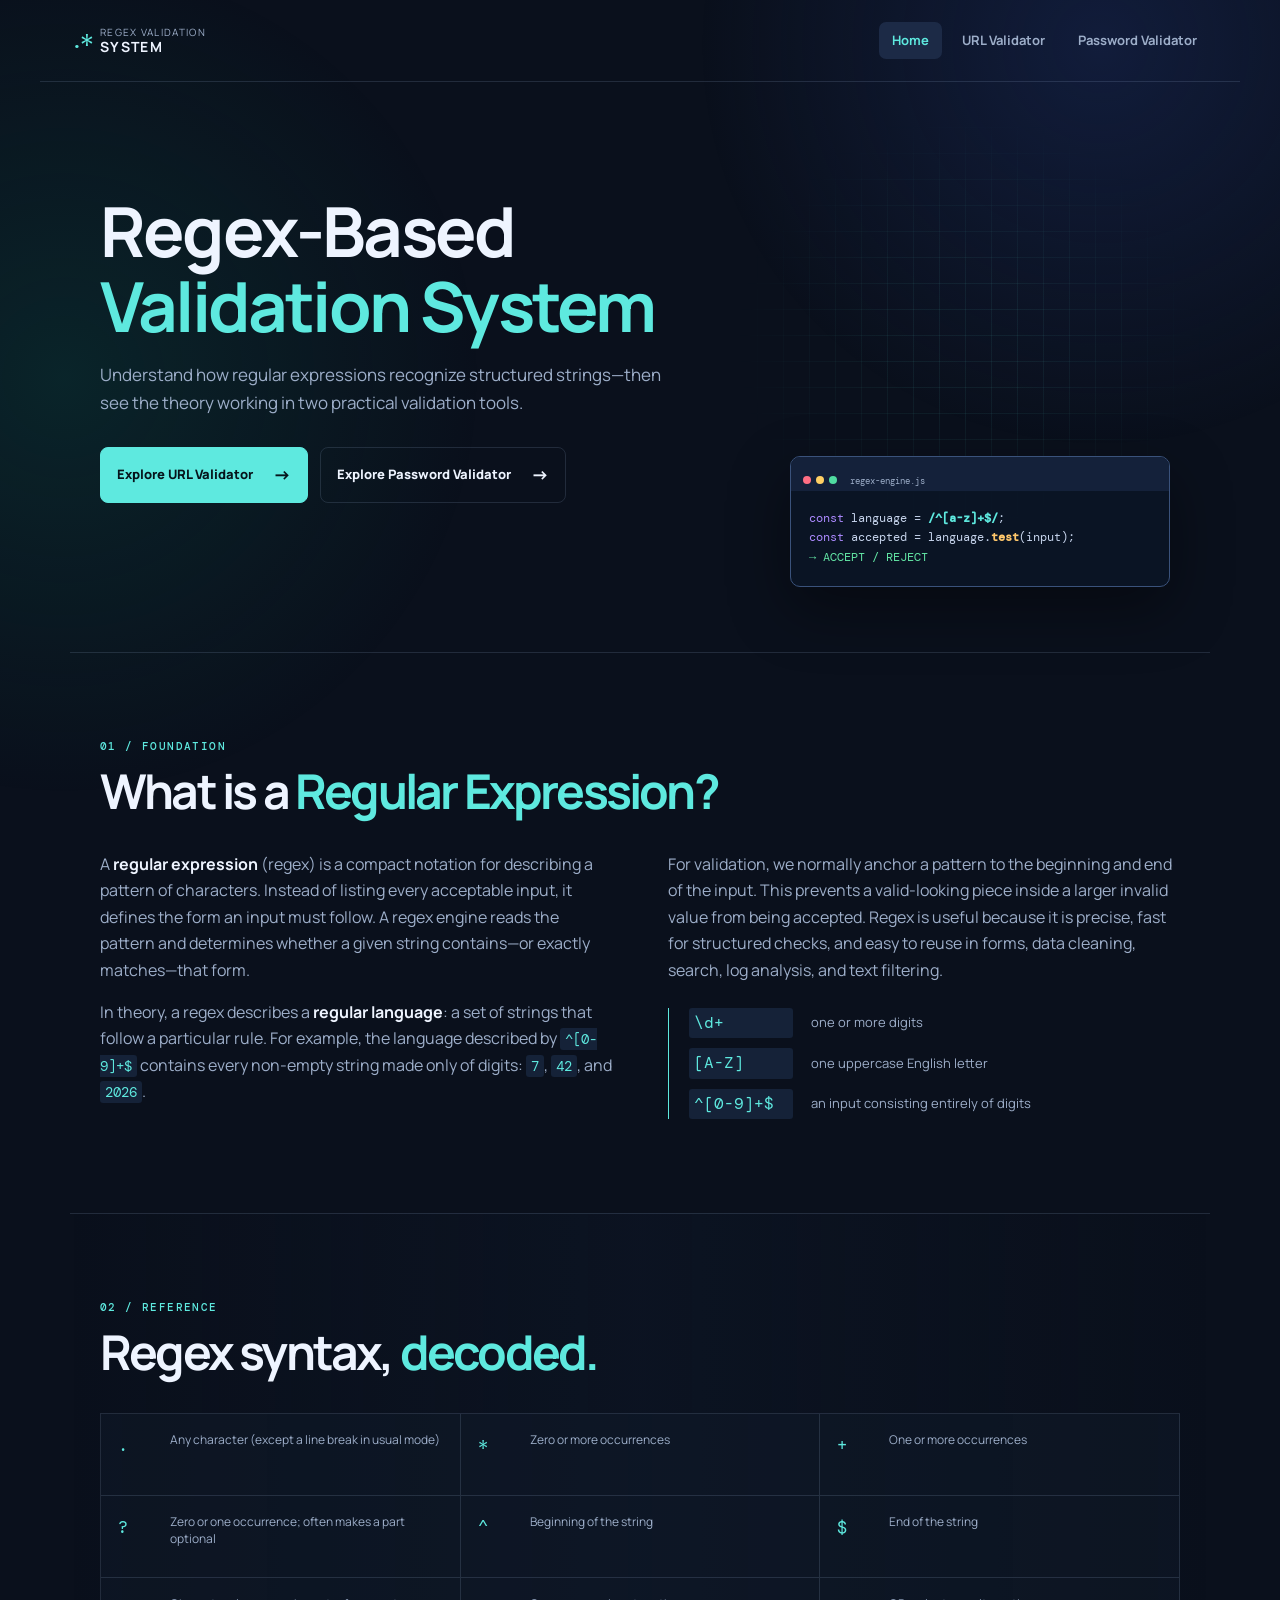
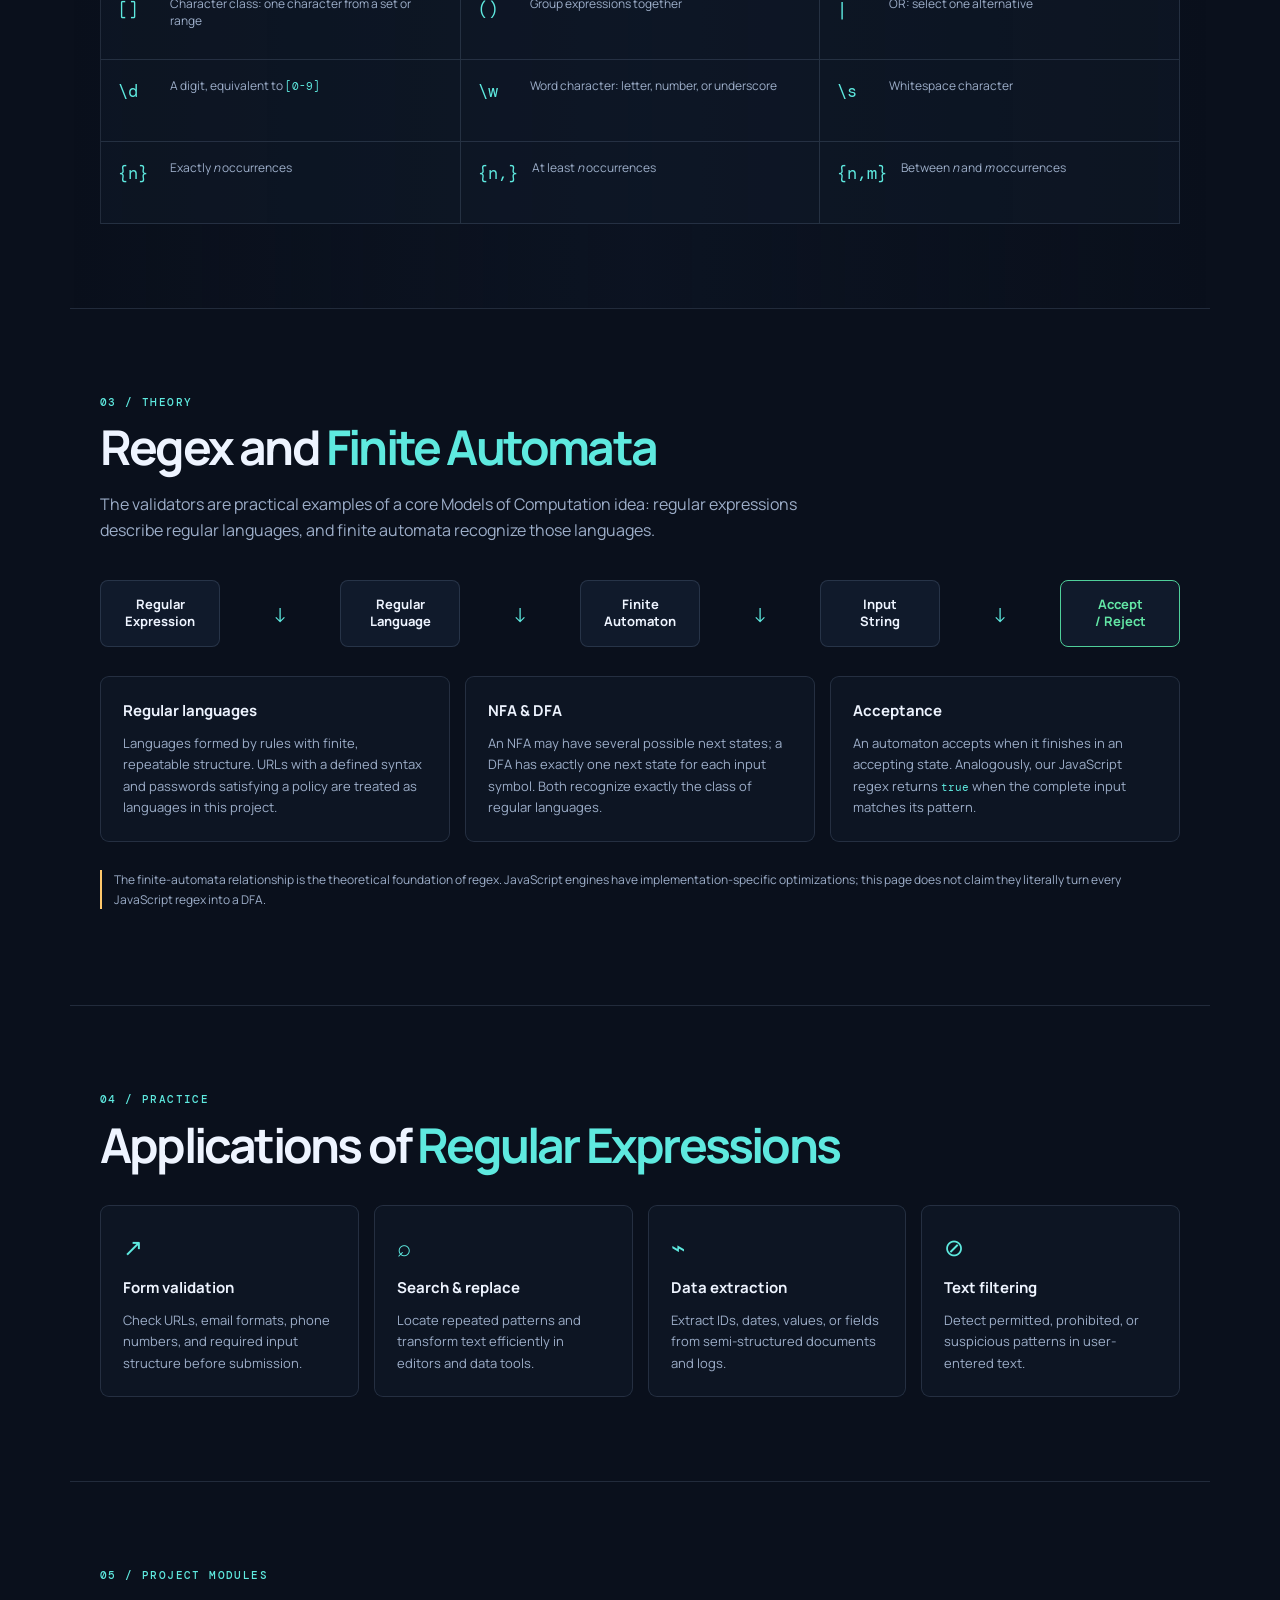
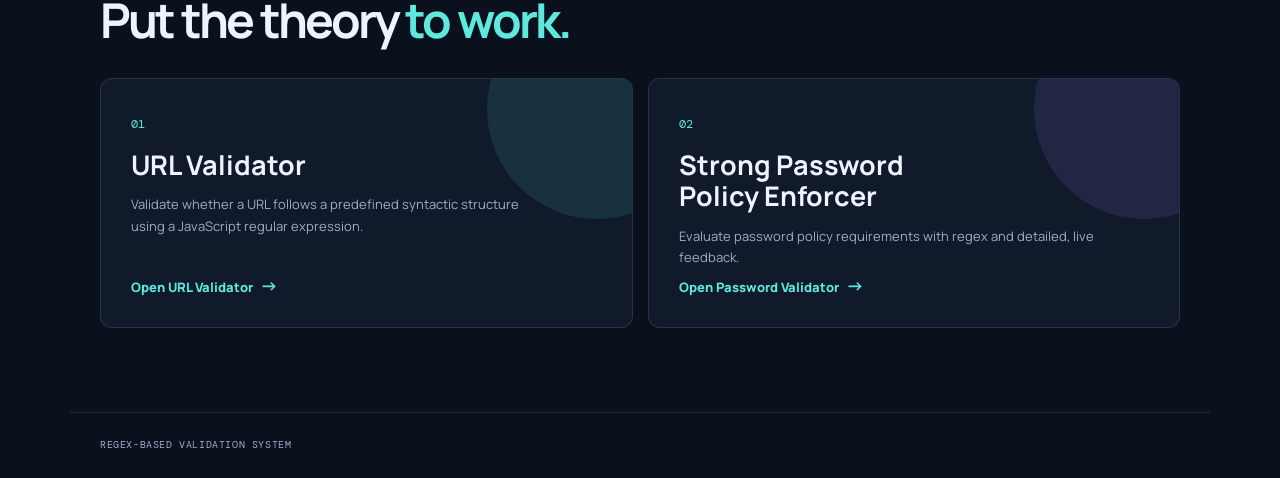
<file: index.html>
<!doctype html>
<html lang="en">
<head>
  <meta charset="utf-8">
  <meta name="viewport" content="width=device-width, initial-scale=1">
  <meta name="description" content="An academic demonstration of regular expressions, URL validation, and password policies.">
  <title>Regex-Based Validation System</title>
  <link rel="preconnect" href="https://fonts.googleapis.com">
  <link rel="preconnect" href="https://fonts.gstatic.com" crossorigin>
  <link href="https://fonts.googleapis.com/css2?family=DM+Mono:wght@400;500&family=Manrope:wght@400;500;600;700;800&display=swap" rel="stylesheet">
  <link rel="stylesheet" href="css/style.css">
</head>
<body>
  <header class="site-header">
    <a class="brand" href="index.html" aria-label="Regex Validation System home"><span class="brand-mark">.*</span><span>Regex Validation<br><b>System</b></span></a>
    <button class="menu-toggle" aria-label="Toggle navigation" aria-expanded="false">☰</button>
    <nav class="site-nav" aria-label="Main navigation">
      <a class="active" href="index.html">Home</a>
      <a href="url-validator.html">URL Validator</a>
      <a href="password-validator.html">Password Validator</a>
    </nav>
  </header>

  <main>
    <section class="hero grid-glow">
      <h1>Regex-Based<br><em>Validation System</em></h1>
      <p class="hero-copy">Understand how regular expressions recognize structured strings—then see the theory working in two practical validation tools.</p>
      <div class="hero-actions">
        <a class="button primary" href="url-validator.html">Explore URL Validator <span>→</span></a>
        <a class="button secondary" href="password-validator.html">Explore Password Validator <span>→</span></a>
      </div>
      <div class="hero-terminal" aria-label="Regex illustration">
        <div><span class="terminal-dot red"></span><span class="terminal-dot yellow"></span><span class="terminal-dot green"></span><small>regex-engine.js</small></div>
        <code><i>const</i> language = <strong>/^[a-z]+$/</strong>;<br><i>const</i> accepted = language.<b>test</b>(input);<br><span class="terminal-result">→ ACCEPT / REJECT</span></code>
      </div>
    </section>

    <section class="section intro" id="about">
      <div class="section-kicker">01 / FOUNDATION</div>
      <h2>What is a <em>Regular Expression?</em></h2>
      <div class="two-column prose">
        <div>
          <p>A <strong>regular expression</strong> (regex) is a compact notation for describing a pattern of characters. Instead of listing every acceptable input, it defines the form an input must follow. A regex engine reads the pattern and determines whether a given string contains—or exactly matches—that form.</p>
          <p>In theory, a regex describes a <strong>regular language</strong>: a set of strings that follow a particular rule. For example, the language described by <code>^[0-9]+$</code> contains every non-empty string made only of digits: <code>7</code>, <code>42</code>, and <code>2026</code>.</p>
        </div>
        <div>
          <p>For validation, we normally anchor a pattern to the beginning and end of the input. This prevents a valid-looking piece inside a larger invalid value from being accepted. Regex is useful because it is precise, fast for structured checks, and easy to reuse in forms, data cleaning, search, log analysis, and text filtering.</p>
          <div class="example-stack">
            <div><code>\d+</code><span>one or more digits</span></div>
            <div><code>[A-Z]</code><span>one uppercase English letter</span></div>
            <div><code>^[0-9]+$</code><span>an input consisting entirely of digits</span></div>
          </div>
        </div>
      </div>
    </section>

    <section class="section syntax-section">
      <div class="section-kicker">02 / REFERENCE</div>
      <h2>Regex syntax, <em>decoded.</em></h2>
      <div class="syntax-grid">
        <div><code>.</code><span>Any character (except a line break in usual mode)</span></div><div><code>*</code><span>Zero or more occurrences</span></div>
        <div><code>+</code><span>One or more occurrences</span></div><div><code>?</code><span>Zero or one occurrence; often makes a part optional</span></div>
        <div><code>^</code><span>Beginning of the string</span></div><div><code>$</code><span>End of the string</span></div>
        <div><code>[]</code><span>Character class: one character from a set or range</span></div><div><code>()</code><span>Group expressions together</span></div>
        <div><code>|</code><span>OR: select one alternative</span></div><div><code>\d</code><span>A digit, equivalent to <code>[0-9]</code></span></div>
        <div><code>\w</code><span>Word character: letter, number, or underscore</span></div><div><code>\s</code><span>Whitespace character</span></div>
        <div><code>{n}</code><span>Exactly <em>n</em> occurrences</span></div><div><code>{n,}</code><span>At least <em>n</em> occurrences</span></div>
        <div><code>{n,m}</code><span>Between <em>n</em> and <em>m</em> occurrences</span></div>
      </div>
    </section>

    <section class="section automata">
      <div class="section-kicker">03 / THEORY</div>
      <h2>Regex and <em>Finite Automata</em></h2>
      <p class="section-lead">The validators are practical examples of a core Models of Computation idea: regular expressions describe regular languages, and finite automata recognize those languages.</p>
      <div class="theory-flow" aria-label="Theory flow">
        <div>Regular<br>Expression</div><span>↓</span><div>Regular<br>Language</div><span>↓</span><div>Finite<br>Automaton</div><span>↓</span><div>Input<br>String</div><span>↓</span><div class="accept">Accept<br>/ Reject</div>
      </div>
      <div class="theory-cards">
        <article><h3>Regular languages</h3><p>Languages formed by rules with finite, repeatable structure. URLs with a defined syntax and passwords satisfying a policy are treated as languages in this project.</p></article>
        <article><h3>NFA & DFA</h3><p>An NFA may have several possible next states; a DFA has exactly one next state for each input symbol. Both recognize exactly the class of regular languages.</p></article>
        <article><h3>Acceptance</h3><p>An automaton accepts when it finishes in an accepting state. Analogously, our JavaScript regex returns <code>true</code> when the complete input matches its pattern.</p></article>
      </div>
      <p class="note">The finite-automata relationship is the theoretical foundation of regex. JavaScript engines have implementation-specific optimizations; this page does not claim they literally turn every JavaScript regex into a DFA.</p>
    </section>

    <section class="section applications">
      <div class="section-kicker">04 / PRACTICE</div>
      <h2>Applications of <em>Regular Expressions</em></h2>
      <div class="application-grid">
        <article><span>↗</span><h3>Form validation</h3><p>Check URLs, email formats, phone numbers, and required input structure before submission.</p></article>
        <article><span>⌕</span><h3>Search & replace</h3><p>Locate repeated patterns and transform text efficiently in editors and data tools.</p></article>
        <article><span>⌁</span><h3>Data extraction</h3><p>Extract IDs, dates, values, or fields from semi-structured documents and logs.</p></article>
        <article><span>⊘</span><h3>Text filtering</h3><p>Detect permitted, prohibited, or suspicious patterns in user-entered text.</p></article>
      </div>
    </section>

    <section class="section modules">
      <div class="section-kicker">05 / PROJECT MODULES</div>
      <h2>Put the theory <em>to work.</em></h2>
      <div class="module-grid">
        <article class="module-card url-card"><span class="module-number">01</span><h3>URL Validator</h3><p>Validate whether a URL follows a predefined syntactic structure using a JavaScript regular expression.</p><a href="url-validator.html">Open URL Validator <b>→</b></a></article>
        <article class="module-card password-card"><span class="module-number">02</span><h3>Strong Password<br>Policy Enforcer</h3><p>Evaluate password policy requirements with regex and detailed, live feedback.</p><a href="password-validator.html">Open Password Validator <b>→</b></a></article>
      </div>
    </section>
  </main>
  <footer><span>REGEX-BASED VALIDATION SYSTEM</span></footer>
  <script src="js/main.js"></script>
</body>
</html>
</file>
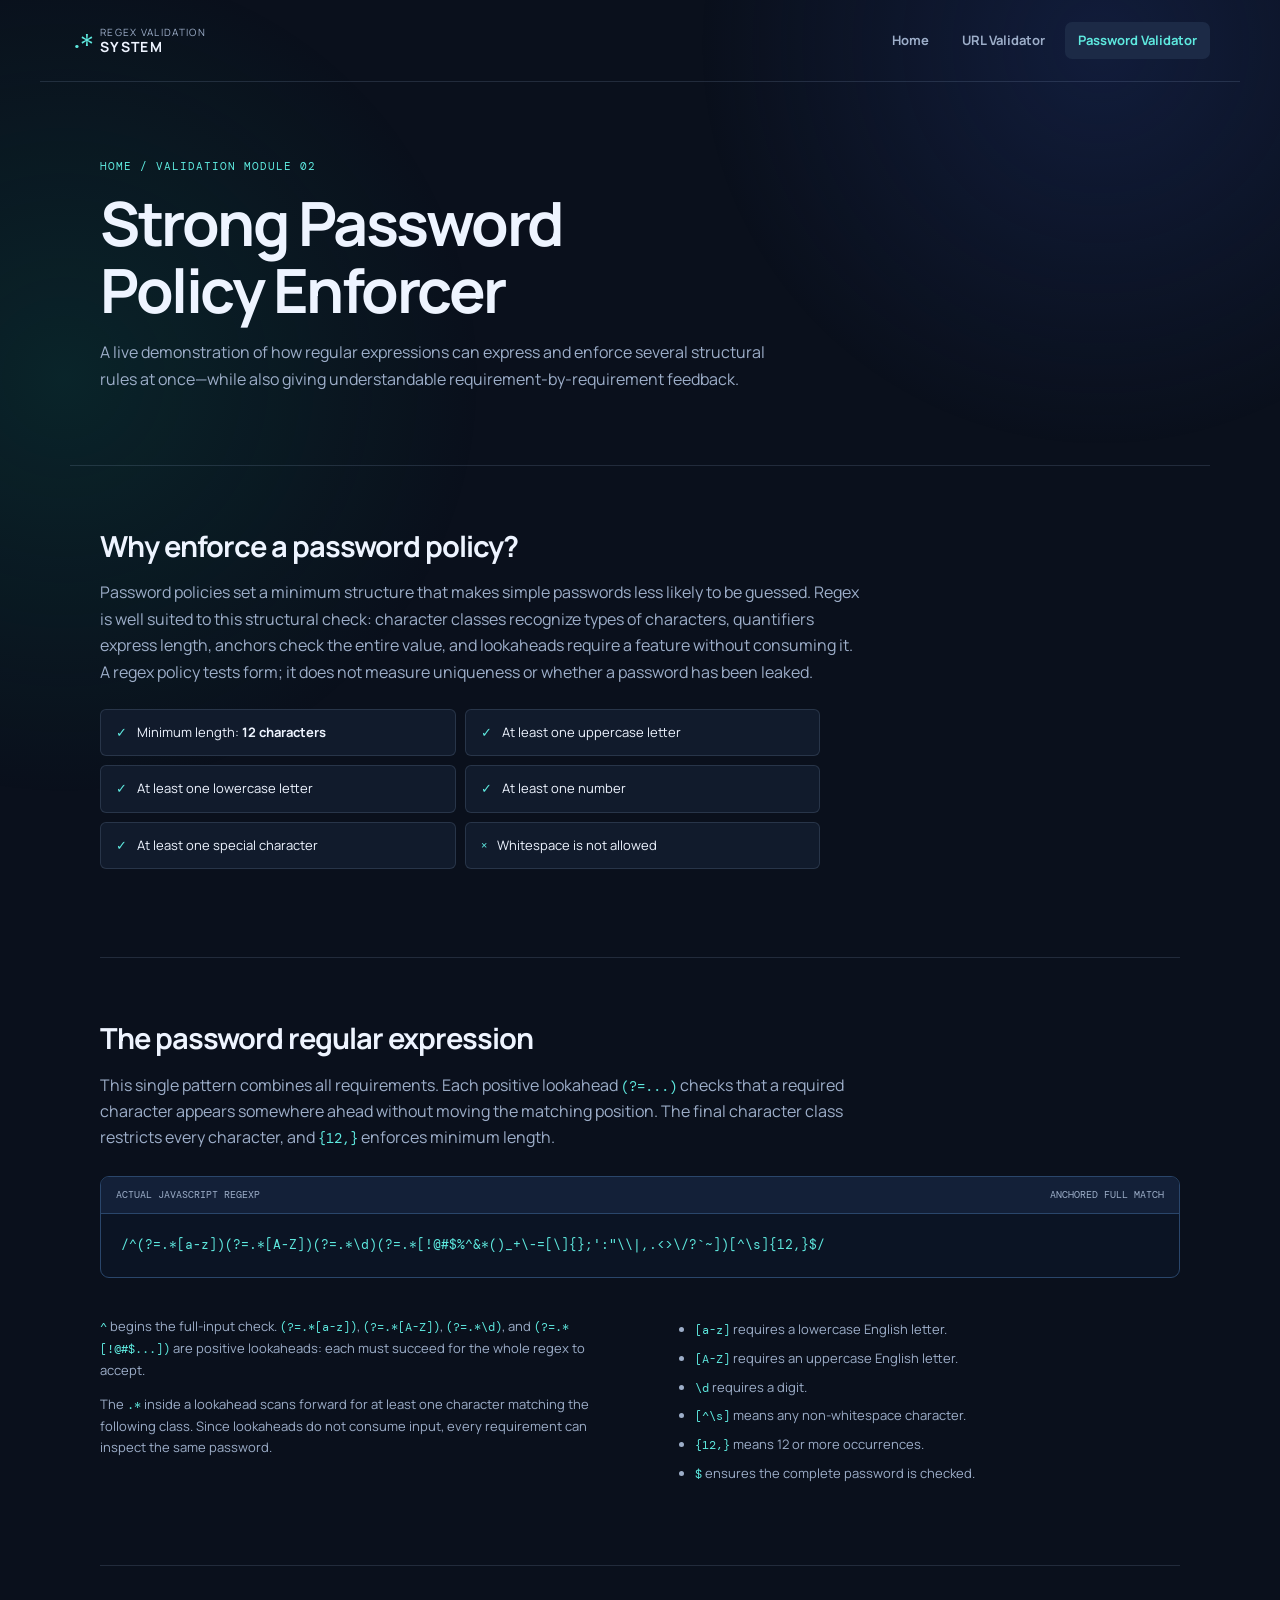
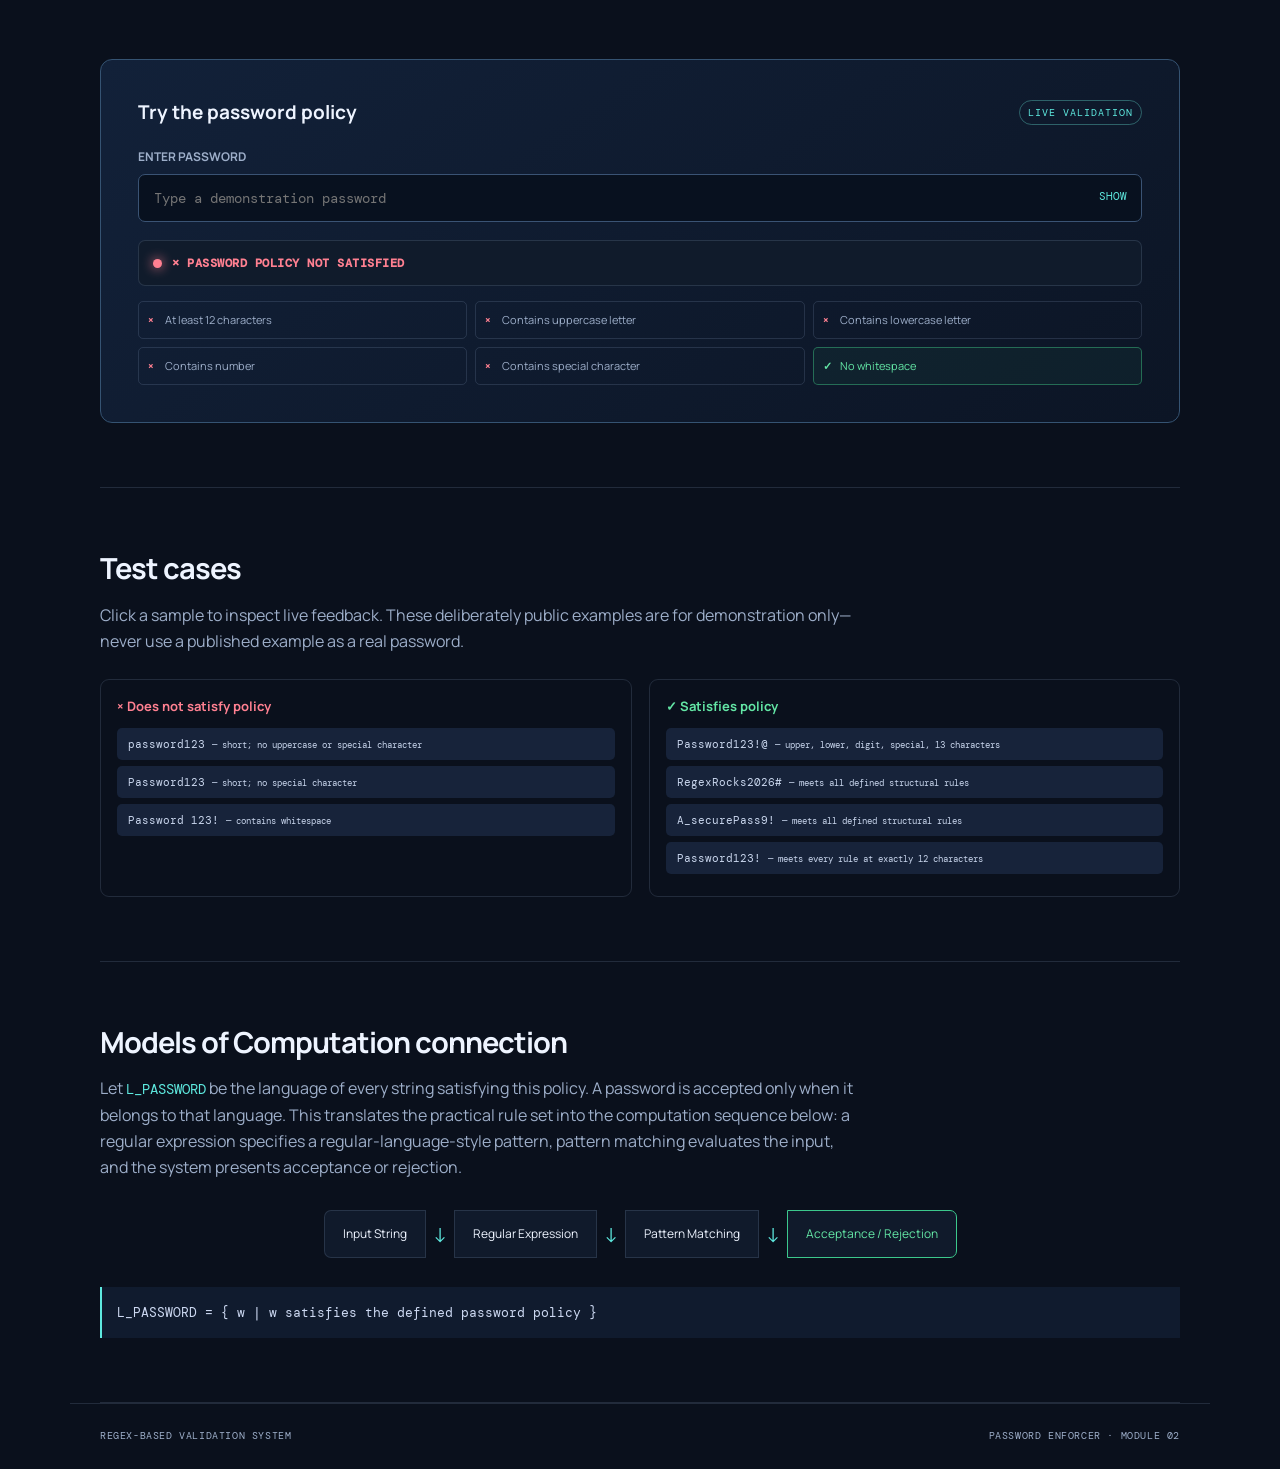
<file: password-validator.html>
<!doctype html>
<html lang="en">
<head><meta charset="utf-8"><meta name="viewport" content="width=device-width, initial-scale=1"><meta name="description" content="Live strong password policy validation using JavaScript regular expressions."><title>Password Validator | Regex-Based Validation System</title><link rel="preconnect" href="https://fonts.googleapis.com"><link rel="preconnect" href="https://fonts.gstatic.com" crossorigin><link href="https://fonts.googleapis.com/css2?family=DM+Mono:wght@400;500&family=Manrope:wght@400;500;600;700;800&display=swap" rel="stylesheet"><link rel="stylesheet" href="css/style.css"></head>
<body>
  <header class="site-header"><a class="brand" href="index.html"><span class="brand-mark">.*</span><span>Regex Validation<br><b>System</b></span></a><button class="menu-toggle" aria-label="Toggle navigation" aria-expanded="false">☰</button><nav class="site-nav" aria-label="Main navigation"><a href="index.html">Home</a><a href="url-validator.html">URL Validator</a><a class="active" href="password-validator.html">Password Validator</a></nav></header>
  <main><section class="page-hero"><div class="crumb">HOME / VALIDATION MODULE 02</div><h1>Strong Password<br><span class="text-cyan">Policy Enforcer</span></h1><p>A live demonstration of how regular expressions can express and enforce several structural rules at once—while also giving understandable requirement-by-requirement feedback.</p></section>
    <div class="page-content">
      <section class="content-section"><h2>Why enforce a password policy?</h2><p>Password policies set a minimum structure that makes simple passwords less likely to be guessed. Regex is well suited to this structural check: character classes recognize types of characters, quantifiers express length, anchors check the entire value, and lookaheads require a feature without consuming it. A regex policy tests form; it does not measure uniqueness or whether a password has been leaked.</p><div class="policy-grid"><div><span>✓</span> Minimum length: <strong>12 characters</strong></div><div><span>✓</span> At least one uppercase letter</div><div><span>✓</span> At least one lowercase letter</div><div><span>✓</span> At least one number</div><div><span>✓</span> At least one special character</div><div><span>×</span> Whitespace is not allowed</div></div></section>
      <section class="content-section"><h2>The password regular expression</h2><p>This single pattern combines all requirements. Each positive lookahead <code>(?=...)</code> checks that a required character appears somewhere ahead without moving the matching position. The final character class restricts every character, and <code>{12,}</code> enforces minimum length.</p><div class="regex-box"><div class="code-label"><span>ACTUAL JAVASCRIPT REGEXP</span><span>ANCHORED FULL MATCH</span></div><pre id="password-regex-display"></pre></div><div class="password-explain"><div><p><code>^</code> begins the full-input check. <code>(?=.*[a-z])</code>, <code>(?=.*[A-Z])</code>, <code>(?=.*\d)</code>, and <code>(?=.*[!@#$...])</code> are positive lookaheads: each must succeed for the whole regex to accept.</p><p>The <code>.*</code> inside a lookahead scans forward for at least one character matching the following class. Since lookaheads do not consume input, every requirement can inspect the same password.</p></div><div><ul><li><code>[a-z]</code> requires a lowercase English letter.</li><li><code>[A-Z]</code> requires an uppercase English letter.</li><li><code>\d</code> requires a digit.</li><li><code>[^\s]</code> means any non-whitespace character.</li><li><code>{12,}</code> means 12 or more occurrences.</li><li><code>$</code> ensures the complete password is checked.</li></ul></div></div></section>
      <section class="content-section"><div class="tool-shell password-tool"><div class="tool-top"><h3>Try the password policy</h3><span class="badge">LIVE VALIDATION</span></div><label class="field-label" for="password-input">ENTER PASSWORD</label><div class="input-row"><input id="password-input" type="password" autocomplete="new-password" placeholder="Type a demonstration password"><button id="toggle-password" class="toggle-password" type="button">SHOW</button></div><div id="password-status" class="password-status" aria-live="polite"><span class="status-orb"></span><strong id="password-status-text">PASSWORD POLICY NOT SATISFIED</strong></div><div id="requirement-list" class="requirement-list"><div class="requirement" data-rule="length"><span class="icon">×</span>At least 12 characters</div><div class="requirement" data-rule="upper"><span class="icon">×</span>Contains uppercase letter</div><div class="requirement" data-rule="lower"><span class="icon">×</span>Contains lowercase letter</div><div class="requirement" data-rule="digit"><span class="icon">×</span>Contains number</div><div class="requirement" data-rule="special"><span class="icon">×</span>Contains special character</div><div class="requirement" data-rule="space"><span class="icon">×</span>No whitespace</div></div></div></section>
      <section class="content-section"><h2>Test cases</h2><p>Click a sample to inspect live feedback. These deliberately public examples are for demonstration only—never use a published example as a real password.</p><div class="test-grid"><div class="test-group invalid-group"><h3>× Does not satisfy policy</h3><button class="test-button" data-password="password123">password123 <small>— short; no uppercase or special character</small></button><button class="test-button" data-password="Password123">Password123 <small>— short; no special character</small></button><button class="test-button" data-password="Password123!">Password123! <small>— 12 characters? No: it has 12? Inspect it live.</small></button><button class="test-button" data-password="Password 123!">Password 123! <small>— contains whitespace</small></button></div><div class="test-group valid-group"><h3>✓ Satisfies policy</h3><button class="test-button" data-password="Password123!@">Password123!@ <small>— upper, lower, digit, special, 13 characters</small></button><button class="test-button" data-password="RegexRocks2026#">RegexRocks2026# <small>— meets all defined structural rules</small></button><button class="test-button" data-password="A_securePass9!">A_securePass9! <small>— meets all defined structural rules</small></button></div></div></section>
      <section class="content-section"><h2>Models of Computation connection</h2><p>Let <code>L_PASSWORD</code> be the language of every string satisfying this policy. A password is accepted only when it belongs to that language. This translates the practical rule set into the computation sequence below: a regular expression specifies a regular-language-style pattern, pattern matching evaluates the input, and the system presents acceptance or rejection.</p><div class="moc-flow"><div>Input String</div><span>↓</span><div>Regular Expression</div><span>↓</span><div>Pattern Matching</div><span>↓</span><div>Acceptance / Rejection</div></div><div class="language-def">L_PASSWORD = { w | w satisfies the defined password policy }</div></section>
    </div>
  </main><footer><span>REGEX-BASED VALIDATION SYSTEM</span><span>PASSWORD ENFORCER · MODULE 02</span></footer><script src="js/main.js"></script><script src="js/password-validator.js"></script>
</body></html>
</file>
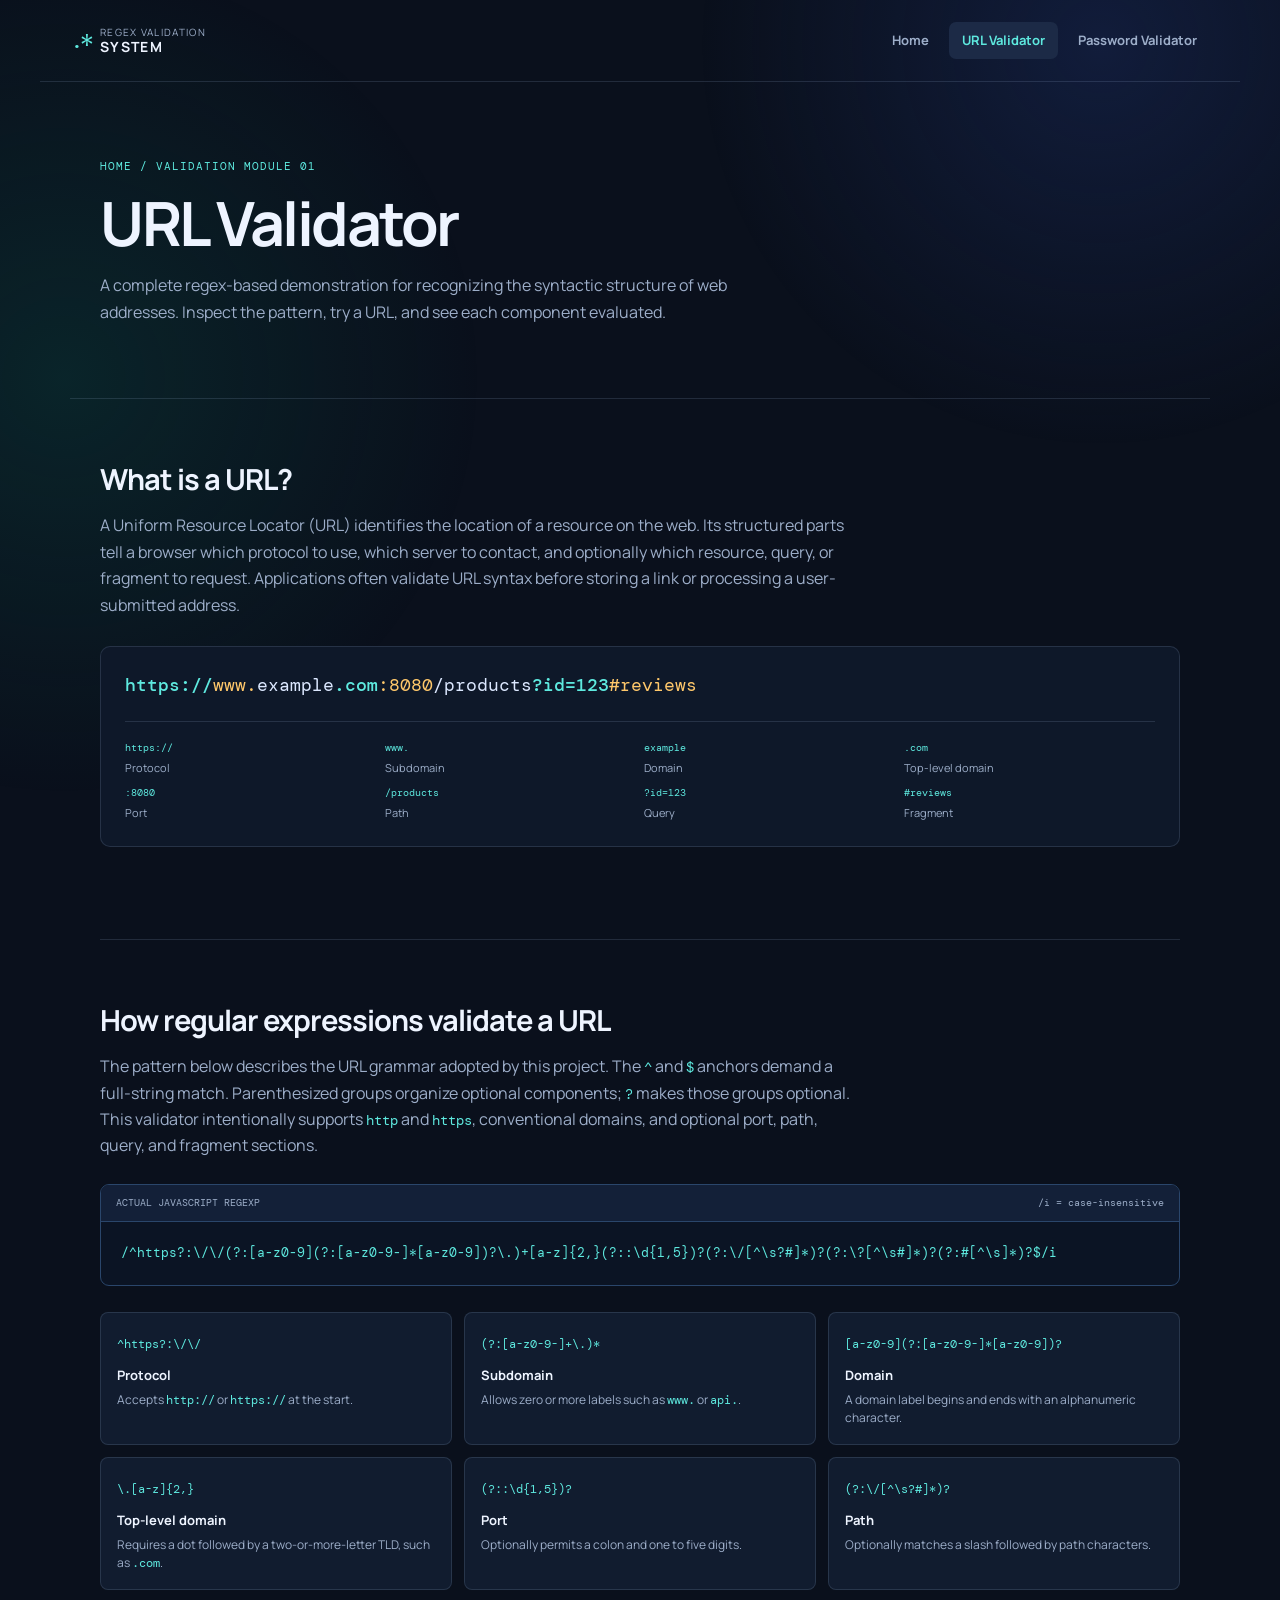
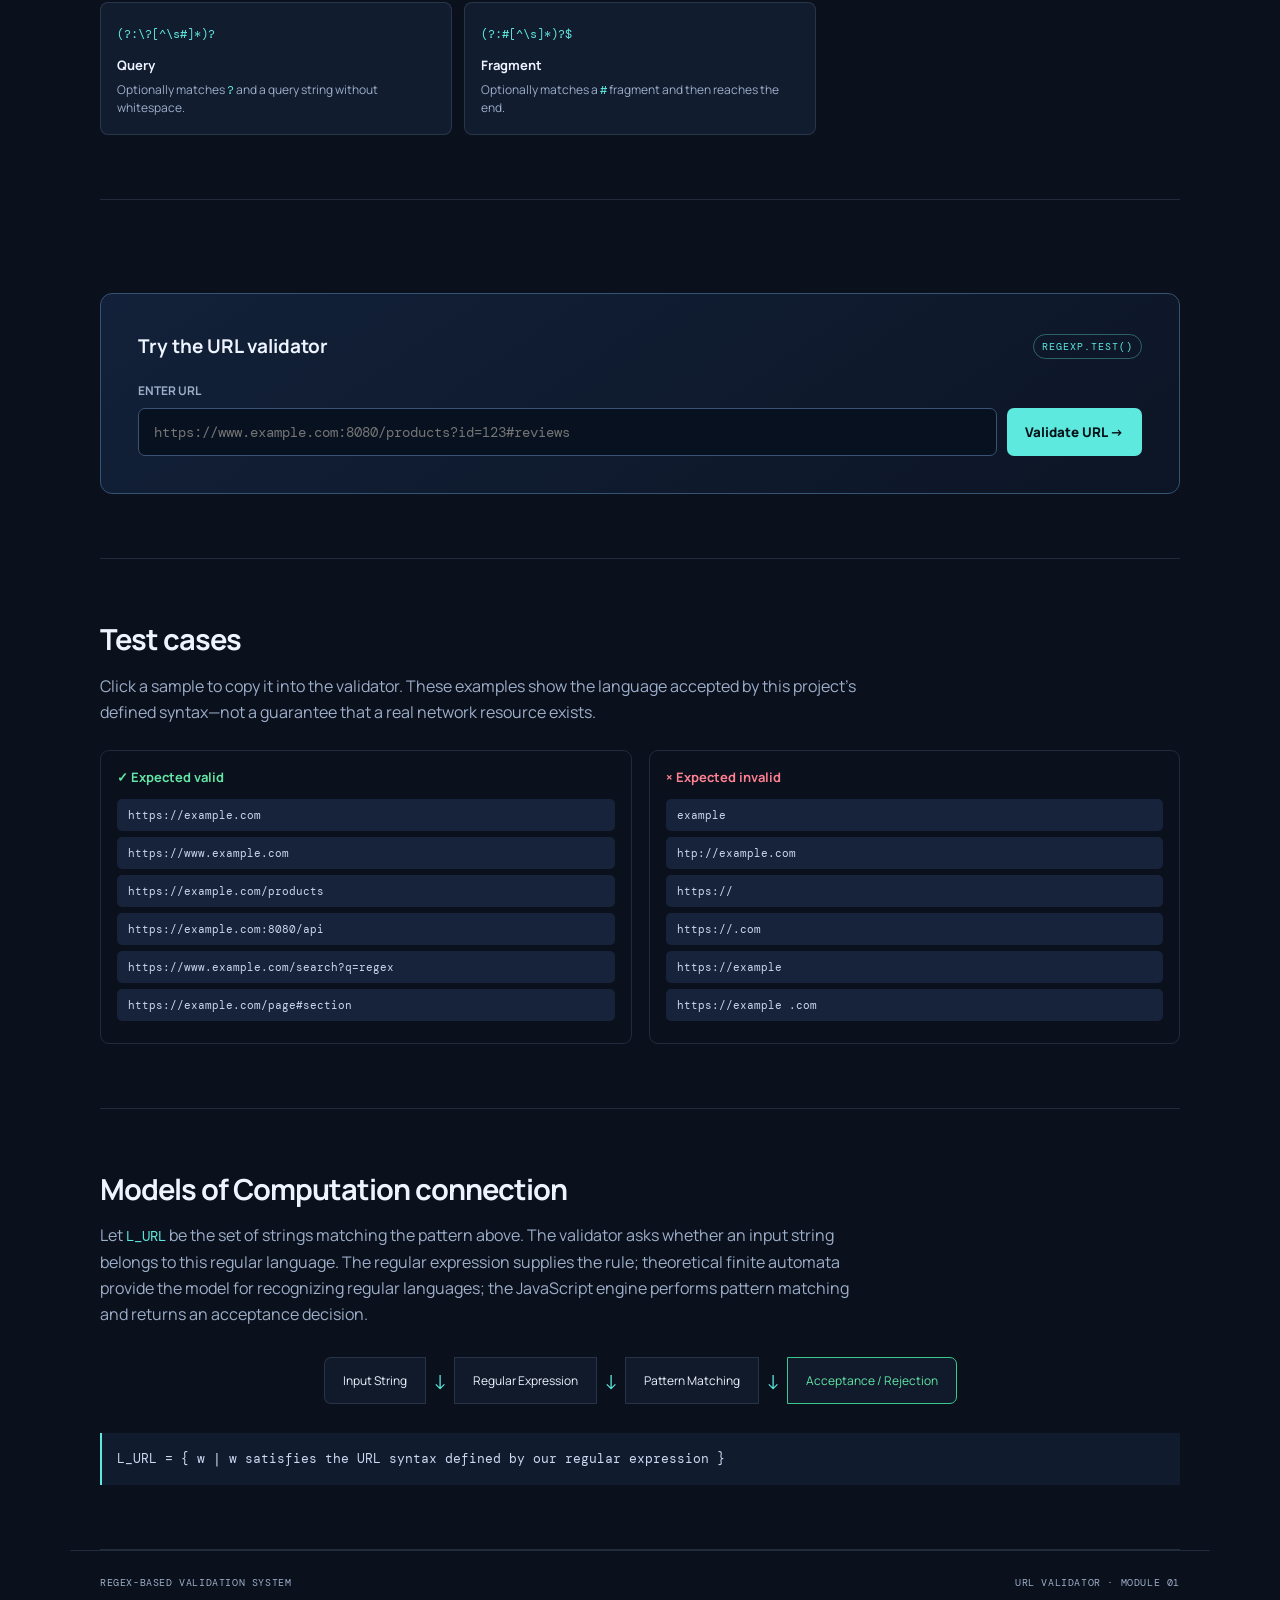
<file: url-validator.html>
<!doctype html>
<html lang="en">
<head>
  <meta charset="utf-8"><meta name="viewport" content="width=device-width, initial-scale=1">
  <meta name="description" content="Interactive URL validation using JavaScript regular expressions.">
  <title>URL Validator | Regex-Based Validation System</title>
  <link rel="preconnect" href="https://fonts.googleapis.com"><link rel="preconnect" href="https://fonts.gstatic.com" crossorigin>
  <link href="https://fonts.googleapis.com/css2?family=DM+Mono:wght@400;500&family=Manrope:wght@400;500;600;700;800&display=swap" rel="stylesheet"><link rel="stylesheet" href="css/style.css">
</head>
<body>
  <header class="site-header"><a class="brand" href="index.html"><span class="brand-mark">.*</span><span>Regex Validation<br><b>System</b></span></a><button class="menu-toggle" aria-label="Toggle navigation" aria-expanded="false">☰</button><nav class="site-nav" aria-label="Main navigation"><a href="index.html">Home</a><a class="active" href="url-validator.html">URL Validator</a><a href="password-validator.html">Password Validator</a></nav></header>
  <main>
    <section class="page-hero"><div class="crumb">HOME / VALIDATION MODULE 01</div><h1>URL <span class="text-cyan">Validator</span></h1><p>A complete regex-based demonstration for recognizing the syntactic structure of web addresses. Inspect the pattern, try a URL, and see each component evaluated.</p></section>
    <div class="page-content">
      <section class="content-section"><h2>What is a URL?</h2><p>A Uniform Resource Locator (URL) identifies the location of a resource on the web. Its structured parts tell a browser which protocol to use, which server to contact, and optionally which resource, query, or fragment to request. Applications often validate URL syntax before storing a link or processing a user-submitted address.</p><div class="url-anatomy"><div class="url-example"><b>https://</b><i>www.</i>example<b>.com</b><i>:8080</i><span>/products</span><b>?id=123</b><i>#reviews</i></div><div class="anatomy-list"><div><code>https://</code>Protocol</div><div><code>www.</code>Subdomain</div><div><code>example</code>Domain</div><div><code>.com</code>Top-level domain</div><div><code>:8080</code>Port</div><div><code>/products</code>Path</div><div><code>?id=123</code>Query</div><div><code>#reviews</code>Fragment</div></div></div></section>
      <section class="content-section"><h2>How regular expressions validate a URL</h2><p>The pattern below describes the URL grammar adopted by this project. The <code>^</code> and <code>$</code> anchors demand a full-string match. Parenthesized groups organize optional components; <code>?</code> makes those groups optional. This validator intentionally supports <code>http</code> and <code>https</code>, conventional domains, and optional port, path, query, and fragment sections.</p><div class="regex-box"><div class="code-label"><span>ACTUAL JAVASCRIPT REGEXP</span><span>/i = case-insensitive</span></div><pre id="url-regex-display"></pre></div><div class="breakdown-grid"><article><code>^https?:\/\/</code><h3>Protocol</h3><p>Accepts <code>http://</code> or <code>https://</code> at the start.</p></article><article><code>(?:[a-z0-9-]+\.)*</code><h3>Subdomain</h3><p>Allows zero or more labels such as <code>www.</code> or <code>api.</code>.</p></article><article><code>[a-z0-9](?:[a-z0-9-]*[a-z0-9])?</code><h3>Domain</h3><p>A domain label begins and ends with an alphanumeric character.</p></article><article><code>\.[a-z]{2,}</code><h3>Top-level domain</h3><p>Requires a dot followed by a two-or-more-letter TLD, such as <code>.com</code>.</p></article><article><code>(?::\d{1,5})?</code><h3>Port</h3><p>Optionally permits a colon and one to five digits.</p></article><article><code>(?:\/[^\s?#]*)?</code><h3>Path</h3><p>Optionally matches a slash followed by path characters.</p></article><article><code>(?:\?[^\s#]*)?</code><h3>Query</h3><p>Optionally matches <code>?</code> and a query string without whitespace.</p></article><article><code>(?:#[^\s]*)?$</code><h3>Fragment</h3><p>Optionally matches a <code>#</code> fragment and then reaches the end.</p></article></div></section>
      <section class="content-section"><div class="tool-shell"><div class="tool-top"><h3>Try the URL validator</h3><span class="badge">REGEXP.TEST()</span></div><label class="field-label" for="url-input">ENTER URL</label><div class="input-row"><input id="url-input" type="text" autocomplete="off" spellcheck="false" placeholder="https://www.example.com:8080/products?id=123#reviews"><button id="validate-url" class="validate-button">Validate URL →</button></div><div id="url-result" class="result-panel" aria-live="polite"><div id="url-result-title" class="result-title"></div><p id="url-result-message" class="result-message"></p><div id="url-component-checks" class="component-checks"></div></div></div></section>
      <section class="content-section"><h2>Test cases</h2><p>Click a sample to copy it into the validator. These examples show the language accepted by this project's defined syntax—not a guarantee that a real network resource exists.</p><div class="test-grid"><div class="test-group valid-group"><h3>✓ Expected valid</h3><button class="test-button" data-url="https://example.com">https://example.com</button><button class="test-button" data-url="https://www.example.com">https://www.example.com</button><button class="test-button" data-url="https://example.com/products">https://example.com/products</button><button class="test-button" data-url="https://example.com:8080/api">https://example.com:8080/api</button><button class="test-button" data-url="https://www.example.com/search?q=regex">https://www.example.com/search?q=regex</button><button class="test-button" data-url="https://example.com/page#section">https://example.com/page#section</button></div><div class="test-group invalid-group"><h3>× Expected invalid</h3><button class="test-button" data-url="example">example</button><button class="test-button" data-url="htp://example.com">htp://example.com</button><button class="test-button" data-url="https://">https://</button><button class="test-button" data-url="https://.com">https://.com</button><button class="test-button" data-url="https://example">https://example</button><button class="test-button" data-url="https://example .com">https://example .com</button></div></div></section>
      <section class="content-section"><h2>Models of Computation connection</h2><p>Let <code>L_URL</code> be the set of strings matching the pattern above. The validator asks whether an input string belongs to this regular language. The regular expression supplies the rule; theoretical finite automata provide the model for recognizing regular languages; the JavaScript engine performs pattern matching and returns an acceptance decision.</p><div class="moc-flow"><div>Input String</div><span>↓</span><div>Regular Expression</div><span>↓</span><div>Pattern Matching</div><span>↓</span><div>Acceptance / Rejection</div></div><div class="language-def">L_URL = { w | w satisfies the URL syntax defined by our regular expression }</div></section>
    </div>
  </main><footer><span>REGEX-BASED VALIDATION SYSTEM</span><span>URL VALIDATOR · MODULE 01</span></footer><script src="js/main.js"></script><script src="js/url-validator.js"></script>
</body></html>
</file>
<file: css/style.css>
:root{--bg:#0a101c;--surface:#101a2b;--surface-2:#142038;--line:rgba(160,185,225,.16);--text:#eef4ff;--muted:#9daec9;--cyan:#5ee9df;--blue:#79a9ff;--violet:#ac8aff;--green:#63e6a5;--red:#ff8091;--yellow:#ffc86b;--mono:"DM Mono",monospace;--sans:Manrope,Arial,sans-serif}*{box-sizing:border-box}html{scroll-behavior:smooth}body{margin:0;background:var(--bg);color:var(--text);font-family:var(--sans);line-height:1.65;overflow-x:hidden}body:before{content:"";position:fixed;z-index:-2;inset:0;background:radial-gradient(circle at 86% 5%,#19295a80,transparent 25rem),radial-gradient(circle at 5% 42%,#0a615340,transparent 26rem)}a{color:inherit;text-decoration:none}code{font-family:var(--mono);font-size:.88em;color:var(--cyan)}.site-header{height:82px;max-width:1200px;margin:auto;display:flex;align-items:center;justify-content:space-between;padding:0 30px;border-bottom:1px solid var(--line)}.brand{display:flex;align-items:center;gap:10px;font-size:10px;line-height:1.25;letter-spacing:1.3px;color:var(--muted);text-transform:uppercase}.brand b{font-size:14px;color:var(--text)}.brand-mark{color:var(--cyan);font-family:var(--mono);font-size:23px;letter-spacing:-4px}.site-nav{display:flex;gap:7px}.site-nav a{padding:8px 13px;border-radius:7px;color:var(--muted);font-size:13px;font-weight:700;transition:.2s}.site-nav a:hover,.site-nav a.active{background:#1c2a46;color:var(--cyan)}.menu-toggle{display:none;background:transparent;color:white;border:0;font-size:23px}.hero,.section{max-width:1140px;margin:auto;padding-left:30px;padding-right:30px}.hero{position:relative;padding-top:94px;padding-bottom:110px;min-height:570px}.grid-glow:after{content:"";position:absolute;z-index:-1;right:0;top:45px;width:42%;height:76%;background-image:linear-gradient(rgba(94,233,223,.07) 1px,transparent 1px),linear-gradient(90deg,rgba(94,233,223,.07) 1px,transparent 1px);background-size:26px 26px;mask-image:radial-gradient(circle,#000 20%,transparent 73%)}.eyebrow,.section-kicker{color:var(--cyan);font-family:var(--mono);font-size:11px;letter-spacing:1.4px;font-weight:500}.eyebrow span{display:inline-block;width:23px;height:1px;background:var(--cyan);vertical-align:middle;margin-right:9px}.hero h1,.section h2{font-size:clamp(37px,6vw,69px);line-height:1.08;letter-spacing:-2.8px;margin:18px 0}.hero h1 em,.section h2 em{font-style:normal;color:var(--cyan)}.hero-copy{font-size:17px;max-width:590px;color:var(--muted);margin:0 0 30px}.hero-actions{display:flex;gap:12px;flex-wrap:wrap}.button{display:inline-flex;align-items:center;gap:20px;border:1px solid var(--line);padding:12px 16px;border-radius:8px;font-size:13px;font-weight:800;transition:.25s}.button.primary{background:var(--cyan);border-color:var(--cyan);color:#06141b}.button.primary:hover{box-shadow:0 0 27px #5ee9df63;transform:translateY(-2px)}.button.secondary:hover{border-color:var(--blue);background:#1b2944}.button span{font-size:18px}.hero-terminal{position:absolute;right:40px;bottom:65px;width:380px;border:1px solid #3a527b;background:#0c1526e8;border-radius:10px;box-shadow:0 22px 60px #0006;overflow:hidden;font-family:var(--mono)}.hero-terminal>div{height:34px;padding:9px 12px;background:#14213a}.terminal-dot{display:inline-block;width:8px;height:8px;border-radius:50%;margin-right:5px}.red{background:#ff6e83}.yellow{background:#ffd064}.green{background:#50dca1}.hero-terminal small{font-size:9px;color:var(--muted);margin-left:8px}.hero-terminal code{display:block;padding:18px;color:#c7d5ed;font-size:12px}.hero-terminal i{color:var(--violet);font-style:normal}.hero-terminal strong{color:var(--cyan)}.hero-terminal b{color:var(--yellow)}.terminal-result{color:var(--green)}.section{padding-top:84px;padding-bottom:84px;border-top:1px solid var(--line)}.section h2{font-size:clamp(29px,4.5vw,48px);margin-top:10px}.section-lead{max-width:760px;color:var(--muted);font-size:16px}.two-column{display:grid;grid-template-columns:1fr 1fr;gap:55px;margin-top:34px}.prose p{color:var(--muted);margin-top:0}.prose strong{color:var(--text)}.prose code{background:#152238;padding:2px 5px;border-radius:3px}.example-stack{border-left:1px solid var(--cyan);padding-left:20px;margin-top:25px}.example-stack div{display:flex;align-items:center;gap:18px;margin:10px 0}.example-stack code{font-size:16px;min-width:104px}.example-stack span{font-size:13px;color:var(--muted)}.syntax-section{background:linear-gradient(90deg,transparent,#101c3047,transparent)}.syntax-grid{display:grid;grid-template-columns:repeat(3,1fr);border-top:1px solid var(--line);border-left:1px solid var(--line);margin-top:35px}.syntax-grid>div{display:flex;align-items:flex-start;gap:14px;min-height:82px;padding:17px;border-right:1px solid var(--line);border-bottom:1px solid var(--line);background:#111b2a73}.syntax-grid>div:hover{background:#16253b}.syntax-grid>div>code{font-size:17px;color:var(--cyan);min-width:38px}.syntax-grid span{font-size:12px;line-height:1.45;color:var(--muted)}.theory-flow{margin:36px 0 29px;display:flex;align-items:center;justify-content:space-between;gap:8px}.theory-flow div{min-width:120px;padding:15px 12px;text-align:center;line-height:1.35;border:1px solid var(--line);border-radius:8px;background:var(--surface);font-size:13px;font-weight:700}.theory-flow span{color:var(--cyan);font-size:20px}.theory-flow .accept{border-color:#4fcf9a;color:var(--green)}.theory-cards,.application-grid,.module-grid{display:grid;grid-template-columns:repeat(3,1fr);gap:15px}.theory-cards article,.application-grid article{border:1px solid var(--line);border-radius:9px;padding:22px;background:#101a2b80}.theory-cards h3,.application-grid h3{font-size:15px;margin:0 0 9px}.theory-cards p,.application-grid p{font-size:13px;line-height:1.65;margin:0;color:var(--muted)}.note{font-size:12px;color:var(--muted);border-left:2px solid var(--yellow);padding-left:12px;margin-top:28px}.application-grid{grid-template-columns:repeat(4,1fr);margin-top:35px}.application-grid article>span{color:var(--cyan);font-family:var(--mono);font-size:24px}.application-grid h3{margin-top:8px}.module-grid{grid-template-columns:1fr 1fr;margin-top:32px}.module-card{position:relative;min-height:250px;border-radius:12px;padding:30px;overflow:hidden;border:1px solid var(--line);background:var(--surface);transition:.25s}.module-card:hover{transform:translateY(-4px);border-color:#5ee9df7a}.module-card:after{content:"";position:absolute;width:220px;height:220px;border-radius:50%;right:-75px;top:-80px;background:#5ee9df1c}.password-card:after{background:#ac8aff1c}.module-number{font-family:var(--mono);font-size:12px;color:var(--cyan)}.module-card h3{font-size:27px;line-height:1.15;margin:14px 0}.module-card p{max-width:415px;color:var(--muted);font-size:13px}.module-card a{position:absolute;bottom:26px;color:var(--cyan);font-size:13px;font-weight:800}.module-card a b{font-size:18px;margin-left:4px}footer{max-width:1140px;margin:auto;padding:24px 30px;border-top:1px solid var(--line);display:flex;justify-content:space-between;color:var(--muted);font-family:var(--mono);font-size:10px;letter-spacing:.6px}
/* Validator pages */.page-hero{max-width:1140px;margin:auto;padding:75px 30px 57px;border-bottom:1px solid var(--line)}.crumb{font-family:var(--mono);font-size:11px;color:var(--cyan);letter-spacing:1px}.page-hero h1{font-size:clamp(38px,5vw,61px);line-height:1.1;letter-spacing:-2.5px;margin:14px 0}.page-hero p{max-width:690px;color:var(--muted);font-size:16px}.page-content{max-width:1140px;margin:auto;padding:0 30px}.content-section{padding:64px 0;border-bottom:1px solid var(--line)}.content-section h2{font-size:29px;letter-spacing:-1px;line-height:1.15;margin:0 0 13px}.content-section>p{color:var(--muted);max-width:760px}.url-anatomy{margin:28px 0;border:1px solid var(--line);border-radius:10px;padding:24px;background:#0e1829}.url-example{font-family:var(--mono);font-size:clamp(13px,2vw,18px);overflow-wrap:anywhere;color:#dce8ff;padding-bottom:20px;border-bottom:1px solid var(--line)}.url-example b{color:var(--cyan);font-weight:500}.url-example i{color:var(--yellow);font-style:normal}.anatomy-list{display:grid;grid-template-columns:repeat(4,1fr);gap:8px;padding-top:18px}.anatomy-list div{font-size:11px;color:var(--muted)}.anatomy-list code{display:block;margin-bottom:3px}.regex-box{margin:25px 0;background:#0b1424;border:1px solid #2a466b;border-radius:9px;overflow:hidden}.code-label{display:flex;justify-content:space-between;padding:10px 15px;background:#132038;border-bottom:1px solid #2a466b;color:var(--muted);font-family:var(--mono);font-size:10px}.regex-box pre{white-space:pre-wrap;overflow-wrap:anywhere;margin:0;padding:20px;color:var(--cyan);font:13px/1.75 var(--mono)}.breakdown-grid{display:grid;grid-template-columns:repeat(3,1fr);gap:12px;margin-top:26px}.breakdown-grid article{background:#111c2f;border:1px solid var(--line);border-radius:8px;padding:16px}.breakdown-grid code{font-size:12px;word-break:break-all}.breakdown-grid h3{font-size:13px;margin:10px 0 4px}.breakdown-grid p{margin:0;font-size:12px;color:var(--muted);line-height:1.55}.tool-shell{margin-top:29px;border:1px solid #355372;border-radius:12px;background:linear-gradient(145deg,#122139,#0c1525);padding:clamp(18px,4vw,37px)}.tool-top{display:flex;justify-content:space-between;align-items:center;margin-bottom:19px}.tool-top h3{margin:0;font-size:19px}.badge{font:10px var(--mono);letter-spacing:1px;color:var(--cyan);border:1px solid #4ca6a285;padding:5px 8px;border-radius:20px}.field-label{display:block;color:var(--muted);font-size:12px;font-weight:700;margin-bottom:7px}.input-row{display:flex;gap:10px}.input-row input{min-width:0;flex:1;padding:14px 15px;border-radius:7px;border:1px solid #3a5374;background:#08111f;color:white;font:14px var(--mono);outline:0;transition:.2s}.input-row input:focus{border-color:var(--cyan);box-shadow:0 0 0 3px #5ee9df18}.validate-button{border:0;border-radius:7px;background:var(--cyan);color:#051218;padding:0 18px;font-weight:800;cursor:pointer;font-family:var(--sans);transition:.2s}.validate-button:hover{box-shadow:0 0 22px #5ee9df70}.result-panel{display:none;margin-top:18px;padding:16px;border-radius:8px;border:1px solid var(--line);background:#0b1525}.result-panel.show{display:block}.result-title{font:700 14px var(--mono);letter-spacing:.4px;margin-bottom:5px}.result-panel.valid{border-color:#2abf8388}.result-panel.valid .result-title{color:var(--green)}.result-panel.invalid{border-color:#e76d807d}.result-panel.invalid .result-title{color:var(--red)}.result-message{color:var(--muted);font-size:12px;margin:0}.component-checks{display:grid;grid-template-columns:repeat(3,1fr);gap:7px;margin-top:14px}.check{padding:8px 10px;border:1px solid var(--line);border-radius:5px;font-size:11px;color:var(--muted)}.check.pass{border-color:#4bdc9a75;color:var(--green);background:#2ae2830d}.check.fail{border-color:#ff708465;color:var(--red);background:#ff708409}.test-grid{display:grid;grid-template-columns:1fr 1fr;gap:17px;margin-top:25px}.test-group{border:1px solid var(--line);border-radius:9px;padding:16px}.test-group h3{font-size:13px;margin:0 0 10px}.test-group.valid-group h3{color:var(--green)}.test-group.invalid-group h3{color:var(--red)}.test-button{display:block;width:100%;text-align:left;border:1px solid transparent;background:#17233a;border-radius:5px;color:#c9d6ed;margin:6px 0;padding:8px 10px;font:11px var(--mono);cursor:pointer;overflow-wrap:anywhere;transition:.2s}.test-button:hover{border-color:var(--cyan);color:var(--cyan)}.moc-flow{display:flex;gap:0;align-items:center;justify-content:center;margin:29px 0}.moc-flow div{padding:13px 18px;border:1px solid var(--line);font-size:12px;background:var(--surface);text-align:center}.moc-flow div:first-child{border-radius:7px 0 0 7px}.moc-flow div:last-child{border-radius:0 7px 7px 0;color:var(--green);border-color:#3cc88c}.moc-flow span{color:var(--cyan);font-size:20px;margin:0 7px}.language-def{font-family:var(--mono);font-size:13px;padding:15px;border-left:2px solid var(--cyan);background:#101b2e;color:#cdd9f2;overflow-wrap:anywhere}.policy-grid{display:grid;grid-template-columns:repeat(2,1fr);gap:9px;max-width:720px;margin:24px 0}.policy-grid div{padding:12px 15px;border-radius:6px;border:1px solid var(--line);font-size:13px;background:#111b2c}.policy-grid span{color:var(--cyan);margin-right:7px}.password-tool .input-row{position:relative}.password-tool input{width:100%}.password-tool .toggle-password{position:absolute;right:10px;top:10px;background:transparent;color:var(--cyan);border:0;font:11px var(--mono);cursor:pointer;padding:5px}.password-status{display:flex;gap:10px;align-items:center;margin-top:18px;padding:14px;border-radius:7px;background:#101b2b;border:1px solid var(--line)}.status-orb{width:9px;height:9px;border-radius:50%;background:var(--red);box-shadow:0 0 12px var(--red)}.password-status.good .status-orb{background:var(--green);box-shadow:0 0 12px var(--green)}.password-status strong{font:700 12px var(--mono);letter-spacing:.5px;color:var(--red)}.password-status.good strong{color:var(--green)}.requirement-list{display:grid;grid-template-columns:repeat(3,1fr);gap:8px;margin-top:15px}.requirement{padding:9px;border-radius:5px;border:1px solid var(--line);color:var(--muted);font-size:11px}.requirement .icon{display:inline-block;width:17px;color:var(--red);font-weight:800}.requirement.pass{border-color:#43d58d6b;color:var(--green);background:#3bdc880d}.requirement.pass .icon{color:var(--green)}.password-explain{display:grid;grid-template-columns:1fr 1fr;gap:30px;margin-top:22px}.password-explain p{color:var(--muted);font-size:13px}.password-explain li{color:var(--muted);font-size:13px;margin:7px 0}.password-explain code{font-size:12px}
@media(max-width:800px){.site-header{padding:0 18px;height:70px}.menu-toggle{display:block}.site-nav{display:none;position:absolute;z-index:4;left:14px;right:14px;top:65px;background:#101b2d;border:1px solid var(--line);border-radius:8px;padding:8px;box-shadow:0 12px 25px #0007}.site-nav.open{display:flex;flex-direction:column}.hero,.section,.page-hero,.page-content{padding-left:19px;padding-right:19px}.hero{padding-top:72px;padding-bottom:280px;min-height:0}.hero-terminal{left:19px;right:19px;bottom:55px;width:auto}.two-column,.password-explain{grid-template-columns:1fr;gap:10px}.syntax-grid{grid-template-columns:1fr 1fr}.theory-flow{flex-wrap:wrap;justify-content:center}.theory-flow div{min-width:106px}.theory-flow span{transform:rotate(-90deg)}.theory-cards,.application-grid{grid-template-columns:1fr 1fr}.component-checks,.requirement-list{grid-template-columns:1fr 1fr}.breakdown-grid{grid-template-columns:1fr 1fr}.anatomy-list{grid-template-columns:1fr 1fr}.moc-flow{flex-wrap:wrap;gap:5px}.moc-flow div{border-radius:6px!important}.moc-flow span{transform:rotate(-90deg);margin:0}.page-hero{padding-top:52px}.input-row{flex-direction:column}.validate-button{height:43px}.policy-grid{grid-template-columns:1fr}.module-grid{grid-template-columns:1fr}footer{padding:20px;gap:7px;flex-direction:column}}@media(max-width:450px){.syntax-grid,.theory-cards,.application-grid,.breakdown-grid,.test-grid,.component-checks,.requirement-list{grid-template-columns:1fr}.hero h1{letter-spacing:-1.7px}.hero-terminal code{font-size:10px}.section{padding-top:58px;padding-bottom:58px}}
</file>
